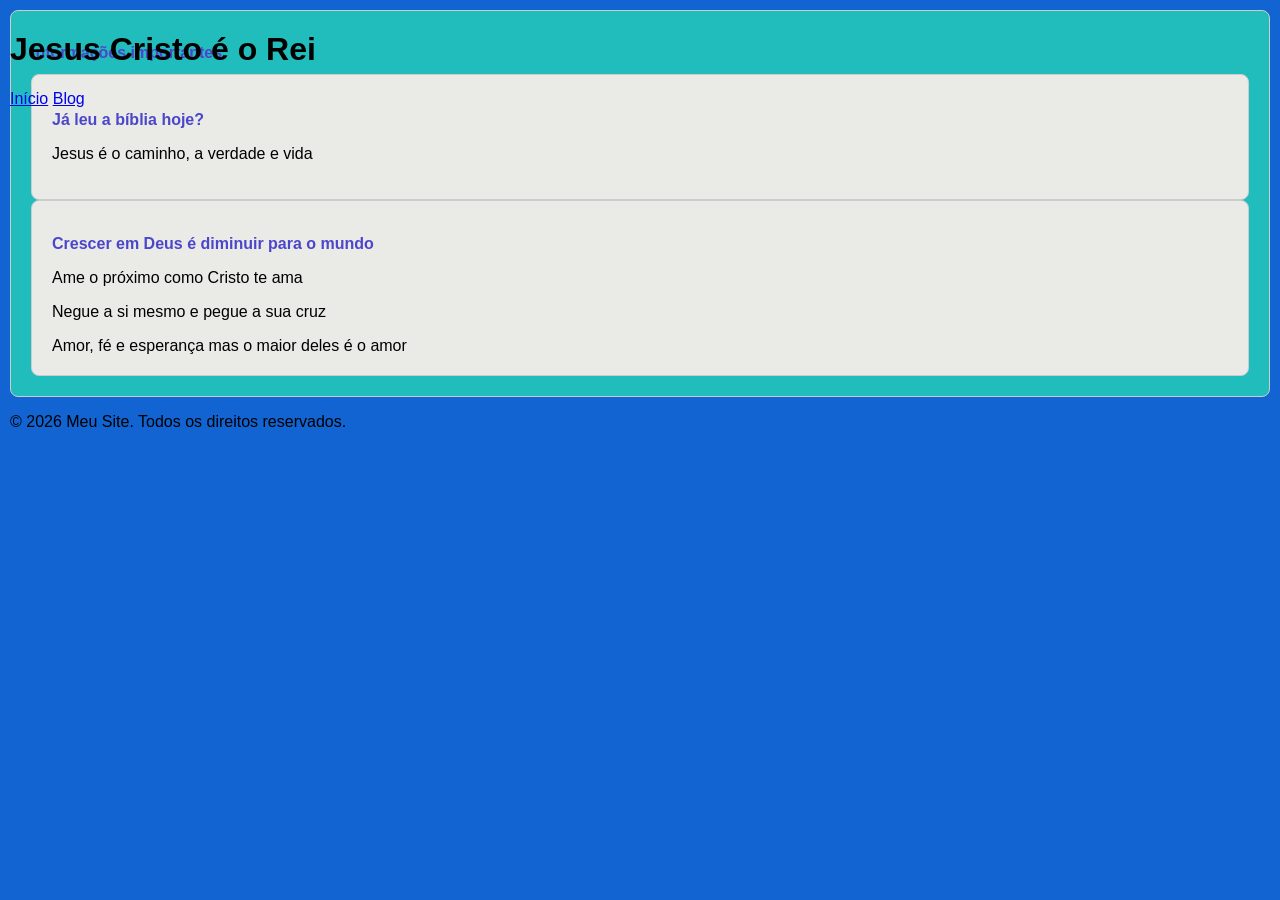
<file: Front-end_para_web/index.html>
<!-- aula 2 -->
<!DOCTYPE html>
<html lang="pt-BR">
    <head>
        <meta charset="UTF-8">
        <title>A Verdade</title>
        <link rel="stylesheet" href="style.css"> 
    </head>
    <body>
        <header>
            <h1>Jesus Cristo é o Rei</h1>
            <nav>
                <a href="#home">Início</a>
                <a href="#blog">Blog</a>
            </nav>
        </header>

        <main>
            <section id="blog">
                <h2>Informações importantes</h2>
                <article>
                    <h3>Já leu a bíblia hoje?</h3>
                    <p>Jesus é o caminho, a verdade e vida</p>
                </article>
                <article class="cartao-perfil">
                    <h2 class="cartao-titulo">Crescer em Deus é diminuir para o mundo </h2>
                    <p class="cartao-subtitulo">Ame o próximo como Cristo te ama 
                    </p>
                    <p class="cartao-descricao">Negue a si mesmo e pegue a sua cruz 
                    </p>    
                    <div class="cartao-status">Amor, fé e esperança mas o maior deles é o amor 
                    </div>    
                    
                </article>
            </section>
        </main>

        <footer>
            <p>©️ 2026 Meu Site. Todos os direitos reservados.</p>
        </footer>
    </body>
</html>
</file>
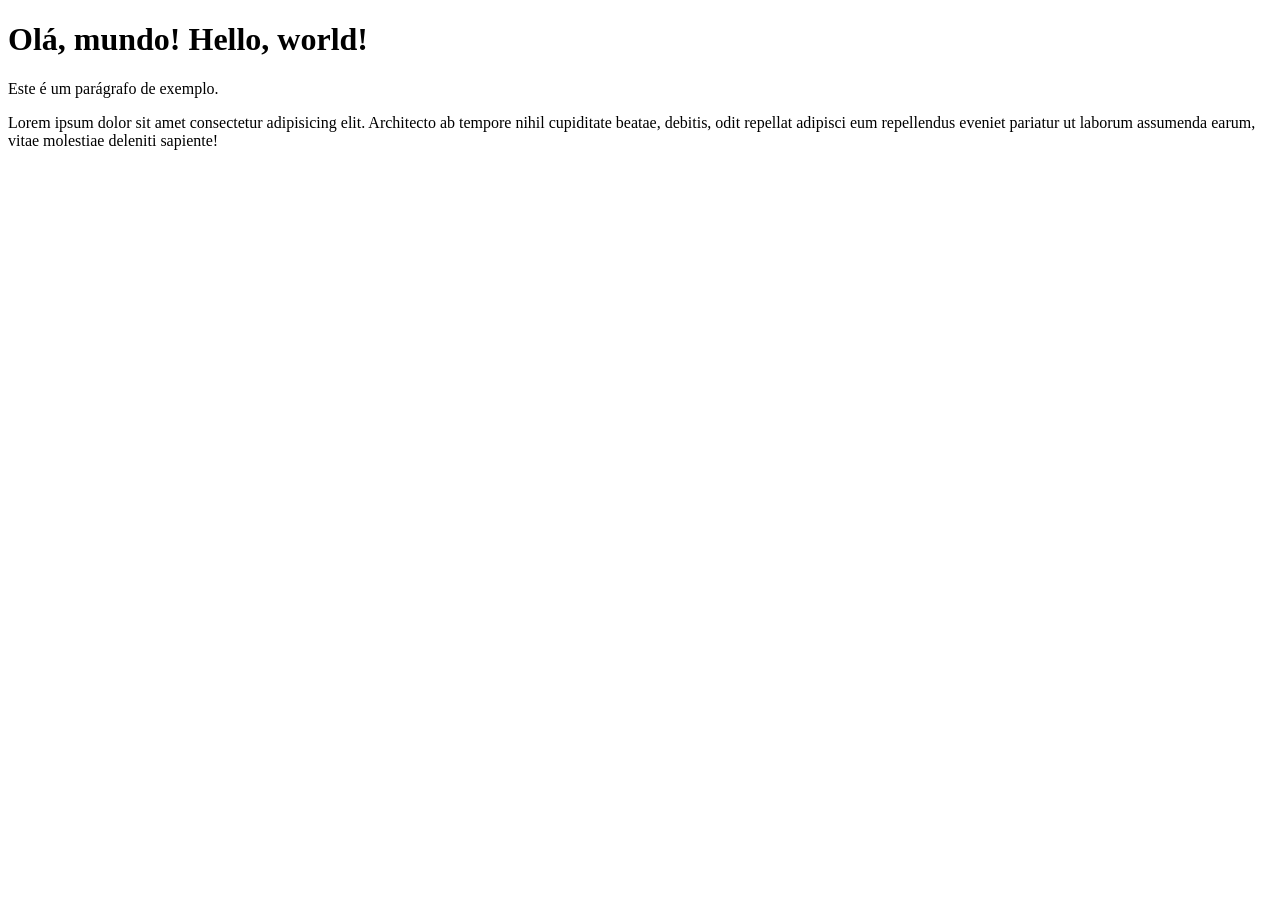
<file: Front-end_para_web/aula_1.html>
<!-- Declaração da versão HTML5 para o navegador -->
<!DOCTYPE html>
<!-- Elemento raiz com definição do idioma -->
<html lang="pt-br">
<!-- ínio da seção de configurações e metadados (não visível na página) -->
<head>
    <!-- Define a codificação ára siporte correto a acentuação -->
    <meta charset="UTF-8">
    <!-- Configura a escala da tela para dispositivos móveis  -->
    <meta name="viewport" content="width=device-width, initial-scale=1.0">
    <!-- Título exibido na aba do navegador -->
    <title>Document</title>
</head>

<!-- Início da seção do conteúdo visível  -->
<body>
<!-- Texto que será efetivamente exibido na tela para o usuário -->
    <h1>Olá, mundo!
        Hello, world!
    </h1>
    <!-- Conteúdo visível estruturado no corpo do cocumento -->
     <p>Este é um parágrafo de exemplo.</p>
     <p>Lorem ipsum dolor sit amet consectetur adipisicing elit. Architecto ab tempore nihil cupiditate beatae, debitis, odit repellat adipisci eum repellendus eveniet pariatur ut laborum assumenda earum, vitae molestiae deleniti sapiente!</p>
        
</body>
 <!-- Fim da seção do conteúdo visível   -->
</html>

<!-- Fechamento do elemento raiz  -->
</file>
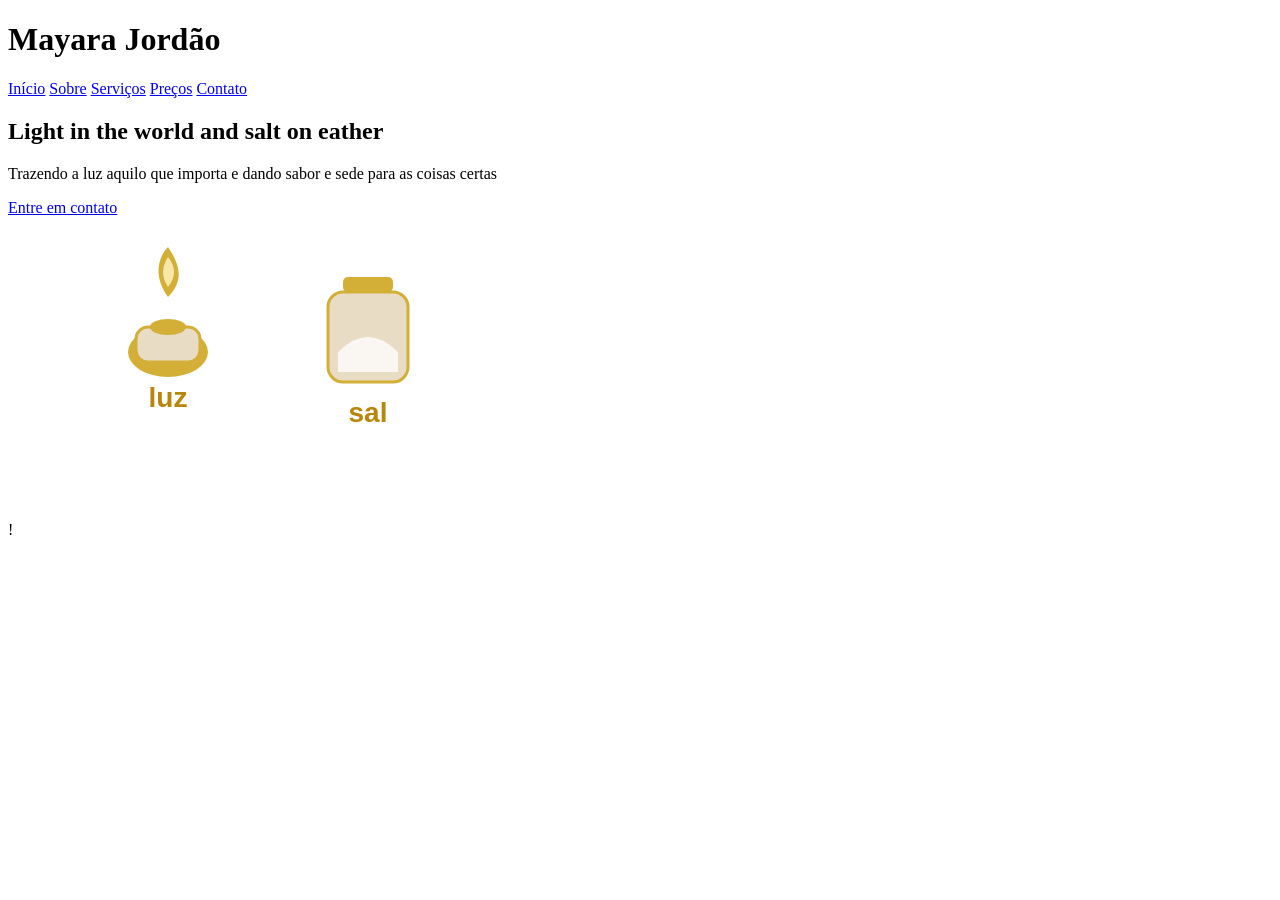
<file: Front-end_para_web/docs_Mayara.html>
<!DOCTYPE html>
<html lang="pt-BR">
<head>
    <meta charset="UTF-8">
    <meta name="viewport" content="width=device-width, initial-scale=1.0">
    <title>Document</title>
</head>
<body>
    <header>
        <h1> Mayara Jordão</h1>
        <nav> 
            <a href="#inicio"> Início</a>
            <a href="#sobre">Sobre</a>
            <a href="servicos">Serviços</a>
            <a href="precos">Preços</a>
            <a href="contato"> Contato</a>
        </nav>
    </header>
    <main>
        <section id="inicio" class="banner">
            <div class="conteudo">
                <div class="banner-texto">
                    <h1>Light in the world and salt on eather</h1>
                    <p>Trazendo a luz aquilo que importa e dando sabor e sede para as coisas certas </p>
                    <a class="botao" href="#contato">Entre em contato</a>
                </div>
                <div class="banner-imagens">
                    <img src="/Front-end_para_web/assets/luzesal.svg" alt="lamparina, uma luz e um pote de sal"> 
            </div>
            </div>
        </section>
    </main>
    
</body>
</html>
!
</file>
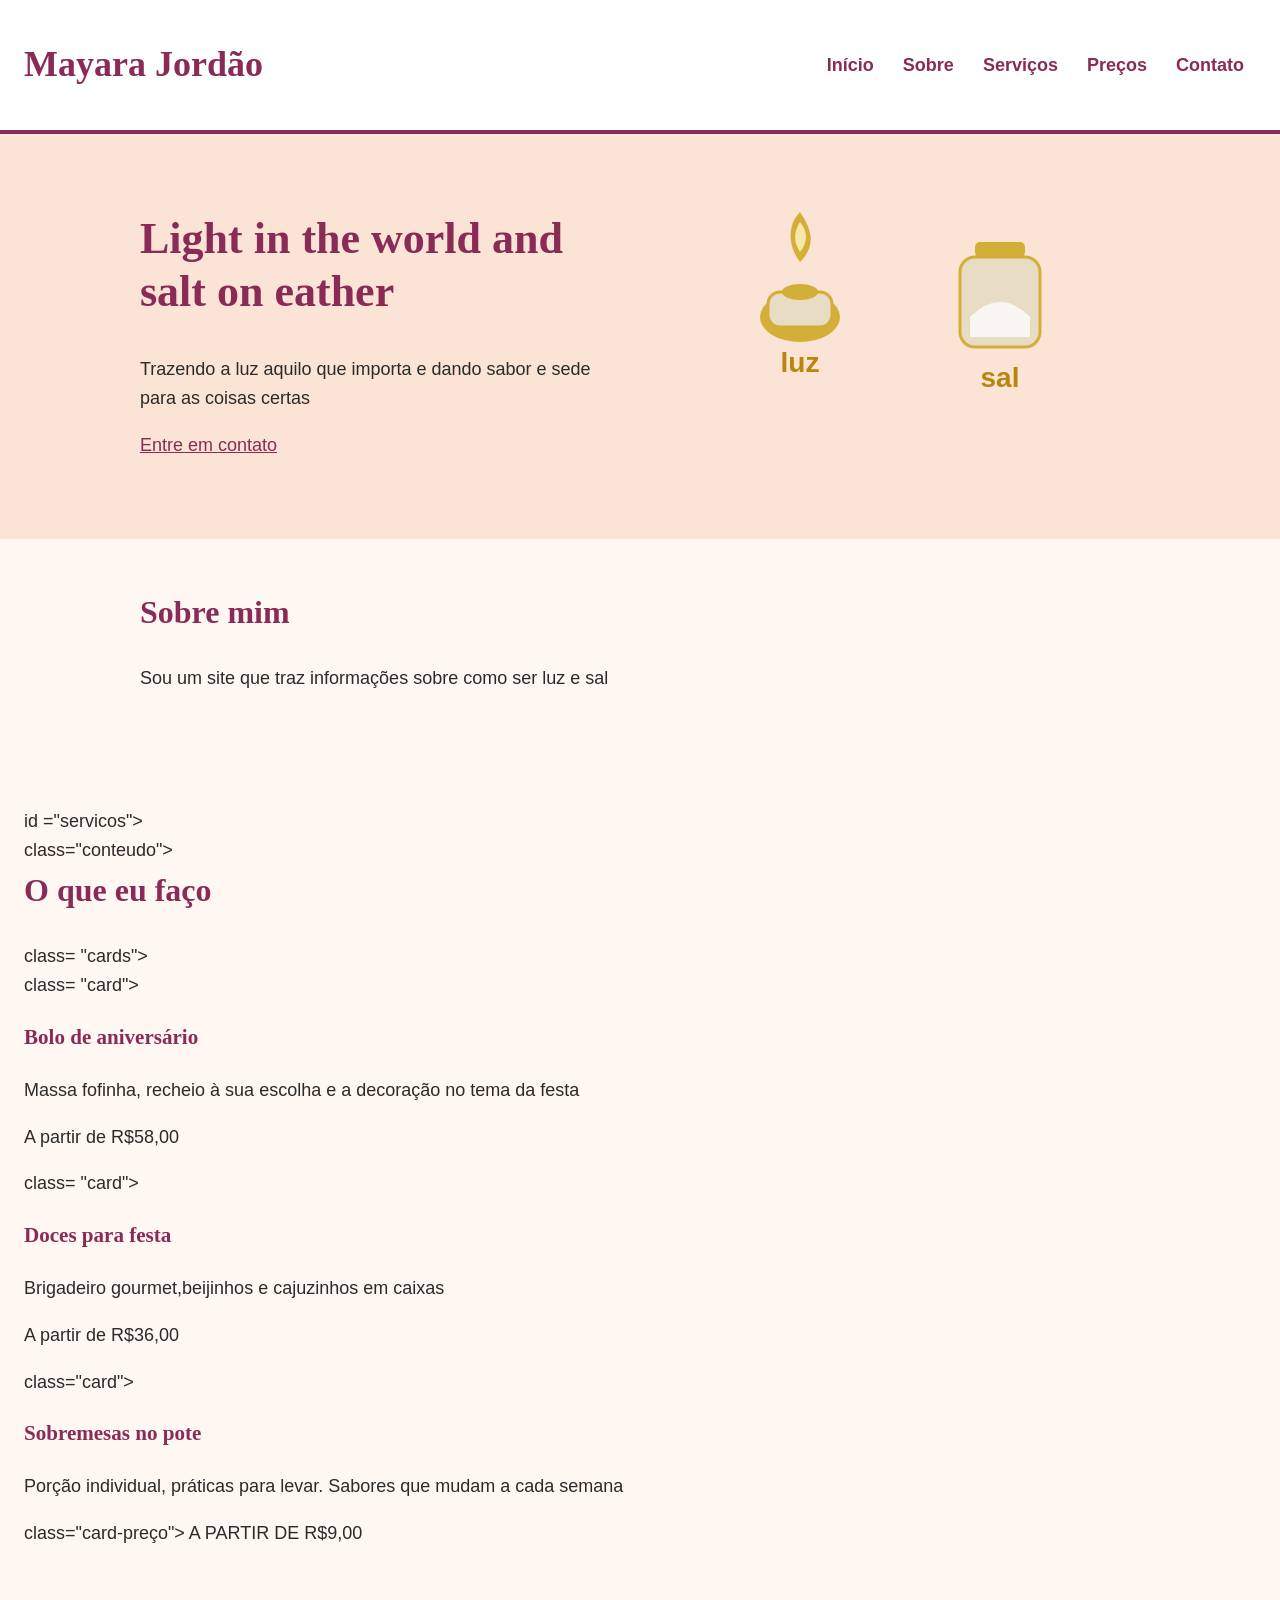
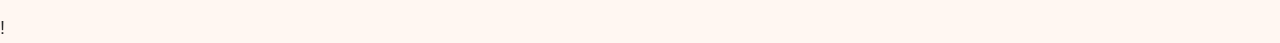
<file: Front-end_para_web/Mayara.html>
<!DOCTYPE html>
<html lang="pt-BR">
<head>
    <meta charset="UTF-8">
    <meta name="viewport" content="width=device-width, initial-scale=1.0">
    <title>Document</title>
    <link rel="stylesheet" href="style2.css" >
</head>
<body>
    <header>
        <h1> Mayara Jordão</h1>
        <nav> 
            <a href="#inicio"> Início</a>
            <a href="#sobre">Sobre</a>
            <a href="servicos">Serviços</a>
            <a href="precos">Preços</a>
            <a href="contato"> Contato</a>
        </nav>
    </header>
    <main>
        <section id="inicio" class="banner">
            <div class="conteudo">
                <div class="banner-texto">
                    <h1>Light in the world and salt on eather</h1>
                    <p>Trazendo a luz aquilo que importa e dando sabor e sede para as coisas certas </p>
                    <a class="botao" href="#contato">Entre em contato</a>
                </div>
                <div class="banner-imagens">
                    <img src="/Front-end_para_web/assets/luzesal.svg" alt="lamparina, uma luz e um pote de sal"> 
                </div>
            </div>
        </section>
        <section id="sobre">
            <div class="conteudo">
                <h2>Sobre mim</h2>
                <p>
                    Sou um site que traz informações sobre como ser luz e sal
                </p>
            </div>
        </section>
        <section> id ="servicos">
            <div> class="conteudo">
                <h2> O que eu faço</h2>
                <div> class= "cards">
                    <article> class= "card">
                        <h3> Bolo de aniversário</h3>
                        <p> Massa fofinha, recheio à sua escolha e a decoração no tema da festa</p>
                        <p class="card-preço"> A partir de R$58,00</p>
                    </article>
                    <article> class= "card">
                        <h3>Doces para festa</h3>
                        <p>Brigadeiro gourmet,beijinhos e cajuzinhos em caixas</p>
                        <p class="card-preço"> A partir de R$36,00</p>
                    </article>
                    <article> class="card">
                        <h3> Sobremesas no pote</h3>
                        <p>Porção individual, práticas para levar. Sabores que mudam a cada semana </p>
                        <p> class="card-preço"> A PARTIR DE R$9,00</p>
                    </article>
                </div>
            </div>
        </section>
    </main>
    
</body>
</html>
!
</file>
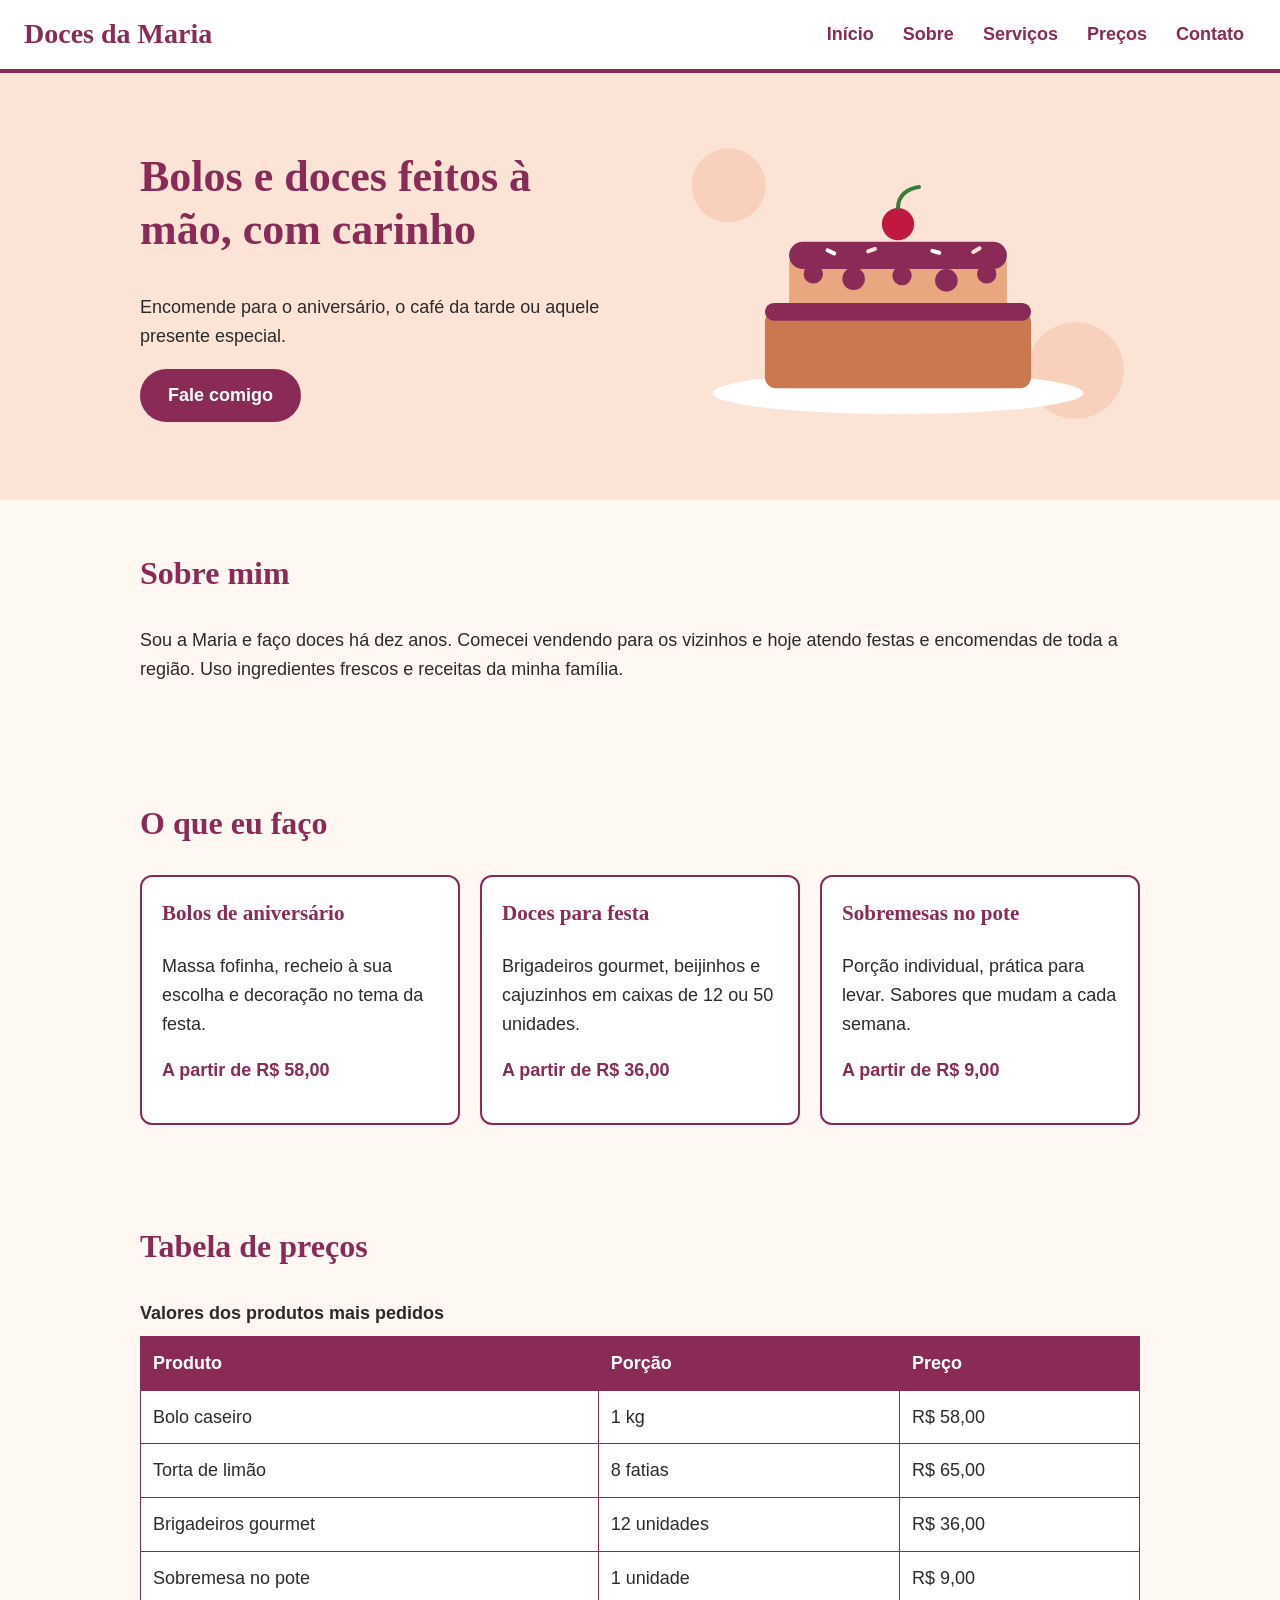
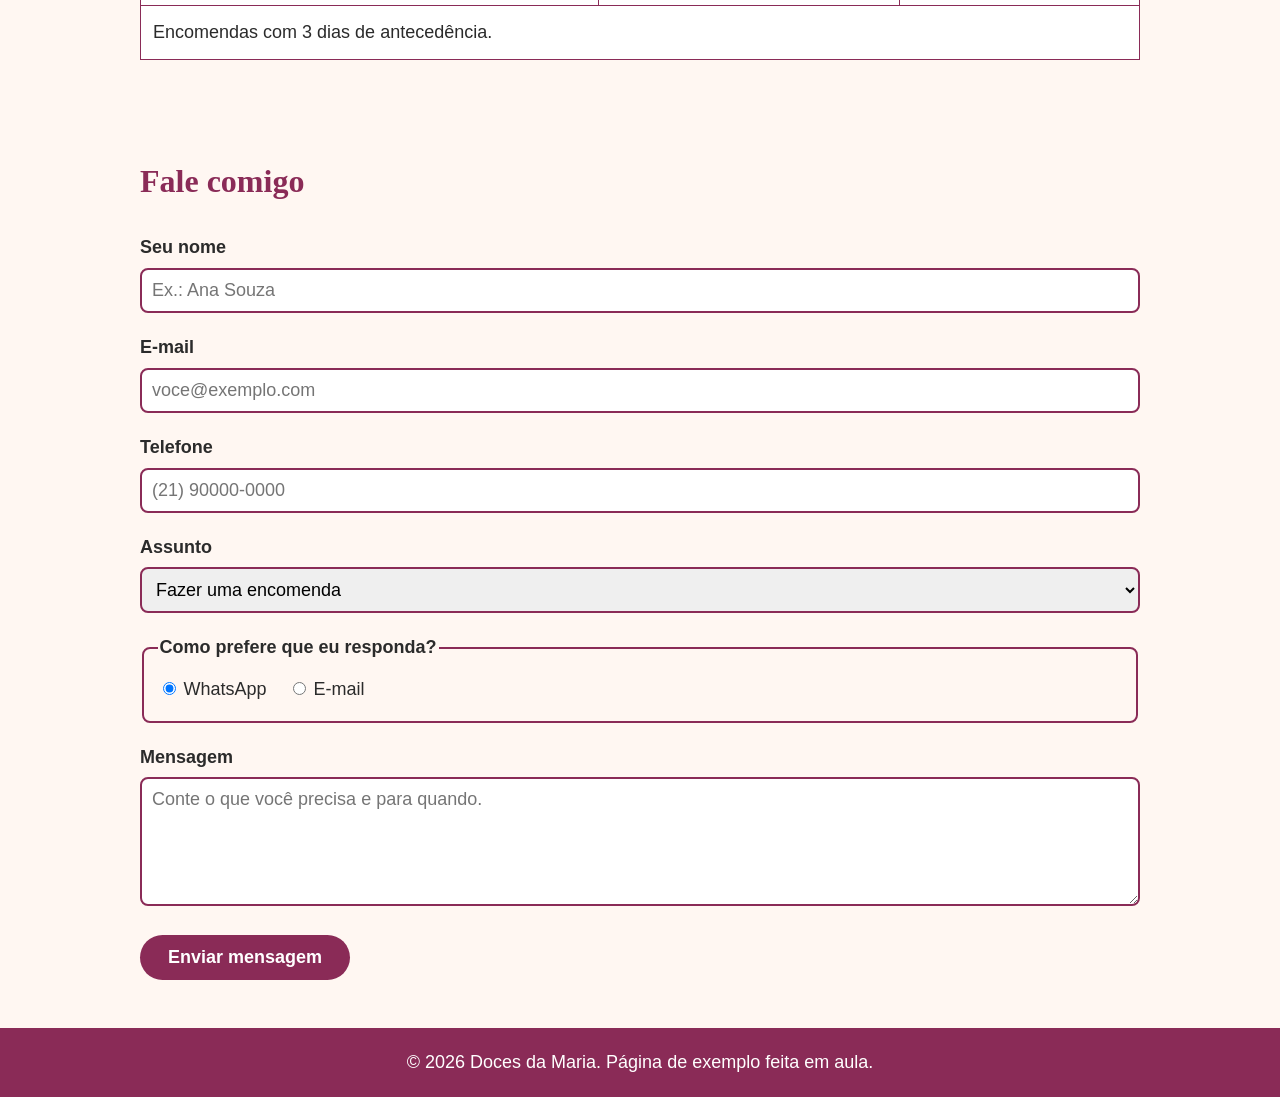
<file: Front-end_para_web/pagina-modelo-doces-da-maria.html>
<!DOCTYPE html>
<html lang="pt-BR" xmlns:mso="urn:schemas-microsoft-com:office:office" xmlns:msdt="uuid:C2F41010-65B3-11d1-A29F-00AA00C14882">
<head>
    <meta charset="UTF-8">
    <!-- AULA 8: esta linha faz a página se ajustar à tela do celular -->
    <meta name="viewport" content="width=device-width, initial-scale=1.0">
    <title>Doces da Maria | Confeitaria artesanal</title>

    <!--
        PÁGINA-MODELO: o objetivo final das alunas na aula 9.
        Negócio fictício, só para mostrar o resultado. Cada aluna cria a página do seu próprio tema.

        Para ficar igual ao que se ensina em aula:
        1. Copie tudo o que está dentro da tag <style> para um arquivo chamado style.css.
        2. Apague a tag <style> e coloque no lugar:
           <link rel="stylesheet" href="style.css">
        3. Salve a imagem do banner numa pasta assets e troque o src da imagem
           por assets/bolo.jpg (o endereço longo que começa com "data:" é só para
           este arquivo funcionar sozinho).
    -->
    <style>
        /* ---------- AULA 5: tags (cores e fonte da página) ---------- */
        body {
            margin: 0;
            font-family: Arial, Helvetica, sans-serif;
            font-size: 18px;
            line-height: 1.6;
            color: #2b2b2b;
            background-color: #fff7f2;
        }

        h1, h2, h3, .logo {
            font-family: Georgia, "Times New Roman", serif;
            color: #8a2b57;
        }

        h2 {
            font-size: 32px;
            margin-top: 0;
        }

        a {
            color: #8a2b57;
        }

        img {
            max-width: 100%;   /* a imagem nunca passa da largura da tela */
            height: auto;
        }

        section {
            padding: 48px 24px;
        }

        /* guarda o conteúdo num bloco centralizado */
        .conteudo {
            max-width: 1000px;
            margin: 0 auto;
        }

        /* ---------- AULA 5: classes do topo e do banner ---------- */
        header {
            background-color: #ffffff;
            border-bottom: 4px solid #8a2b57;
            padding: 12px 24px;
            display: flex;
            flex-wrap: wrap;
            justify-content: space-between;
            align-items: center;
            gap: 8px;
        }

        .logo {
            font-size: 28px;
            font-weight: bold;
            margin: 0;
        }

        nav a {
            display: inline-block;
            padding: 8px 12px;
            text-decoration: none;
            font-weight: bold;
        }

        nav a:hover {
            background-color: #8a2b57;
            color: #ffffff;
        }

        .banner {
            background-color: #fbe3d6;
        }

        .banner .conteudo {
            display: flex;
            flex-wrap: wrap;
            align-items: center;
            gap: 32px;
        }

        .banner-texto {
            flex: 1 1 320px;
        }

        .banner-imagem {
            flex: 1 1 320px;
        }

        .banner h1 {
            font-size: 44px;
            line-height: 1.2;
            margin-top: 0;
        }

        /* ---------- AULA 6: botão e cards (classes) ---------- */
        .botao {
            display: inline-block;
            background-color: #8a2b57;
            color: #ffffff;
            padding: 12px 28px;
            border-radius: 30px;
            text-decoration: none;
            font-weight: bold;
            border: none;
            font-size: 18px;
            cursor: pointer;
        }

        .botao:hover {
            background-color: #5e1a3b;
        }

        .cards {
            display: flex;
            flex-wrap: wrap;
            gap: 20px;
        }

        .card {
            flex: 1 1 250px;
            background-color: #ffffff;
            border: 2px solid #8a2b57;
            border-radius: 12px;
            padding: 20px;
        }

        .card h3 {
            margin-top: 0;
        }

        .card-preco {
            font-weight: bold;
            color: #8a2b57;
        }

        /* ---------- AULA 6: tabela de preços ---------- */
        .tabela {
            width: 100%;
            border-collapse: collapse;
            background-color: #ffffff;
        }

        .tabela th {
            background-color: #8a2b57;
            color: #ffffff;
            text-align: left;
        }

        .tabela th,
        .tabela td {
            padding: 12px;
            border: 1px solid #8a2b57;
        }

        .tabela td:last-child {
            white-space: nowrap;   /* o preço não quebra de linha */
        }

        .tabela tbody tr:hover {
            background-color: #fbe3d6;
        }

        .tabela caption {
            text-align: left;
            padding-bottom: 8px;
            font-weight: bold;
        }

        /* ---------- AULA 7: formulário ---------- */
        .campo {
            margin-bottom: 20px;
        }

        .campo label,
        legend {
            display: block;
            font-weight: bold;
            margin-bottom: 6px;
        }

        .campo input[type="text"],
        .campo input[type="email"],
        .campo input[type="tel"],
        .campo select,
        .campo textarea {
            width: 100%;
            box-sizing: border-box;
            padding: 10px;
            font-size: 18px;
            border: 2px solid #8a2b57;
            border-radius: 8px;
            font-family: Arial, Helvetica, sans-serif;
        }

        fieldset {
            border: 2px solid #8a2b57;
            border-radius: 8px;
        }

        .campo label.opcao {
            display: inline-block;
            font-weight: normal;
            margin-right: 16px;
        }

        /* contorno visível para quem navega só com a tecla Tab */
        a:focus,
        input:focus,
        select:focus,
        textarea:focus,
        button:focus {
            outline: 4px solid #1b4dd8;
            outline-offset: 2px;
        }

        /* ---------- rodapé ---------- */
        footer {
            background-color: #8a2b57;
            color: #ffffff;
            text-align: center;
            padding: 20px 24px;
        }

        footer p {
            margin: 0;
        }

        /* ---------- AULA 8: responsivo (telas até 700 px) ---------- */
        @media (max-width: 700px) {
            body {
                font-size: 17px;
            }

            .banner h1 {
                font-size: 34px;
            }

            h2 {
                font-size: 28px;
            }

            section {
                padding: 32px 16px;
            }

            .tabela th,
            .tabela td {
                padding: 8px;
            }
        }
    </style>

<!--[if gte mso 9]><xml>
<mso:CustomDocumentProperties>
<mso:_ApprovalStatus msdt:dt="string">0</mso:_ApprovalStatus>
<mso:_ApprovalAssignedTo msdt:dt="string"></mso:_ApprovalAssignedTo>
<mso:_ApprovalRespondedBy msdt:dt="string"></mso:_ApprovalRespondedBy>
</mso:CustomDocumentProperties>
</xml><![endif]-->
</head>
<body>

    <!-- AULA 5: topo com menu (links de âncora) -->
    <header>
        <p class="logo">Doces da Maria</p>
        <nav aria-label="Menu principal">
            <a href="#inicio">Início</a>
            <a href="#sobre">Sobre</a>
            <a href="#servicos">Serviços</a>
            <a href="#precos">Preços</a>
            <a href="#contato">Contato</a>
        </nav>
    </header>

    <main>
        <!-- AULA 5: banner com imagem -->
        <section id="inicio" class="banner">
            <div class="conteudo">
                <div class="banner-texto">
                    <h1>Bolos e doces feitos à mão, com carinho</h1>
                    <p>Encomende para o aniversário, o café da tarde ou aquele presente especial.</p>
                    <a class="botao" href="#contato">Fale comigo</a>
                </div>
                <div class="banner-imagem">
                    <img src="[data-uri]"
                         alt="Bolo de camadas com cobertura de framboesa e uma cereja no topo"
                         width="600" height="400">
                </div>
            </div>
        </section>

        <!-- AULA 5: seção Sobre -->
        <section id="sobre">
            <div class="conteudo">
                <h2>Sobre mim</h2>
                <p>
                    Sou a Maria e faço doces há dez anos. Comecei vendendo para os vizinhos
                    e hoje atendo festas e encomendas de toda a região. Uso ingredientes
                    frescos e receitas da minha família.
                </p>
            </div>
        </section>

        <!-- AULA 6: serviços em cards (mesma classe nos três) -->
        <section id="servicos">
            <div class="conteudo">
                <h2>O que eu faço</h2>
                <div class="cards">
                    <article class="card">
                        <h3>Bolos de aniversário</h3>
                        <p>Massa fofinha, recheio à sua escolha e decoração no tema da festa.</p>
                        <p class="card-preco">A partir de R$ 58,00</p>
                    </article>
                    <article class="card">
                        <h3>Doces para festa</h3>
                        <p>Brigadeiros gourmet, beijinhos e cajuzinhos em caixas de 12 ou 50 unidades.</p>
                        <p class="card-preco">A partir de R$ 36,00</p>
                    </article>
                    <article class="card">
                        <h3>Sobremesas no pote</h3>
                        <p>Porção individual, prática para levar. Sabores que mudam a cada semana.</p>
                        <p class="card-preco">A partir de R$ 9,00</p>
                    </article>
                </div>
            </div>
        </section>

        <!-- AULA 6: tabela de preços -->
        <section id="precos">
            <div class="conteudo">
                <h2>Tabela de preços</h2>
                <table class="tabela">
                    <caption>Valores dos produtos mais pedidos</caption>
                    <thead>
                        <tr>
                            <th scope="col">Produto</th>
                            <th scope="col">Porção</th>
                            <th scope="col">Preço</th>
                        </tr>
                    </thead>
                    <tbody>
                        <tr>
                            <td>Bolo caseiro</td>
                            <td>1 kg</td>
                            <td>R$ 58,00</td>
                        </tr>
                        <tr>
                            <td>Torta de limão</td>
                            <td>8 fatias</td>
                            <td>R$ 65,00</td>
                        </tr>
                        <tr>
                            <td>Brigadeiros gourmet</td>
                            <td>12 unidades</td>
                            <td>R$ 36,00</td>
                        </tr>
                        <tr>
                            <td>Sobremesa no pote</td>
                            <td>1 unidade</td>
                            <td>R$ 9,00</td>
                        </tr>
                    </tbody>
                    <tfoot>
                        <tr>
                            <td colspan="3">Encomendas com 3 dias de antecedência.</td>
                        </tr>
                    </tfoot>
                </table>
            </div>
        </section>

        <!-- AULA 7: formulário de contato (só a parte visual, não envia nada) -->
        <section id="contato">
            <div class="conteudo">
                <h2>Fale comigo</h2>
                <form action="#" method="get">
                    <div class="campo">
                        <label for="nome">Seu nome</label>
                        <input type="text" id="nome" name="nome" placeholder="Ex.: Ana Souza" required>
                    </div>

                    <div class="campo">
                        <label for="email">E-mail</label>
                        <input type="email" id="email" name="email" placeholder="voce@exemplo.com" required>
                    </div>

                    <div class="campo">
                        <label for="telefone">Telefone</label>
                        <input type="tel" id="telefone" name="telefone" placeholder="(21) 90000-0000">
                    </div>

                    <div class="campo">
                        <label for="assunto">Assunto</label>
                        <select id="assunto" name="assunto">
                            <option value="encomenda">Fazer uma encomenda</option>
                            <option value="orcamento">Pedir um orçamento</option>
                            <option value="duvida">Tirar uma dúvida</option>
                        </select>
                    </div>

                    <fieldset class="campo">
                        <legend>Como prefere que eu responda?</legend>
                        <label class="opcao"><input type="radio" name="resposta" value="whatsapp" checked> WhatsApp</label>
                        <label class="opcao"><input type="radio" name="resposta" value="email"> E-mail</label>
                    </fieldset>

                    <div class="campo">
                        <label for="mensagem">Mensagem</label>
                        <textarea id="mensagem" name="mensagem" rows="5" placeholder="Conte o que você precisa e para quando."></textarea>
                    </div>

                    <button type="submit" class="botao">Enviar mensagem</button>
                </form>
            </div>
        </section>
    </main>

    <footer>
        <p>© 2026 Doces da Maria. Página de exemplo feita em aula.</p>
    </footer>

</body>
</html>
</file>
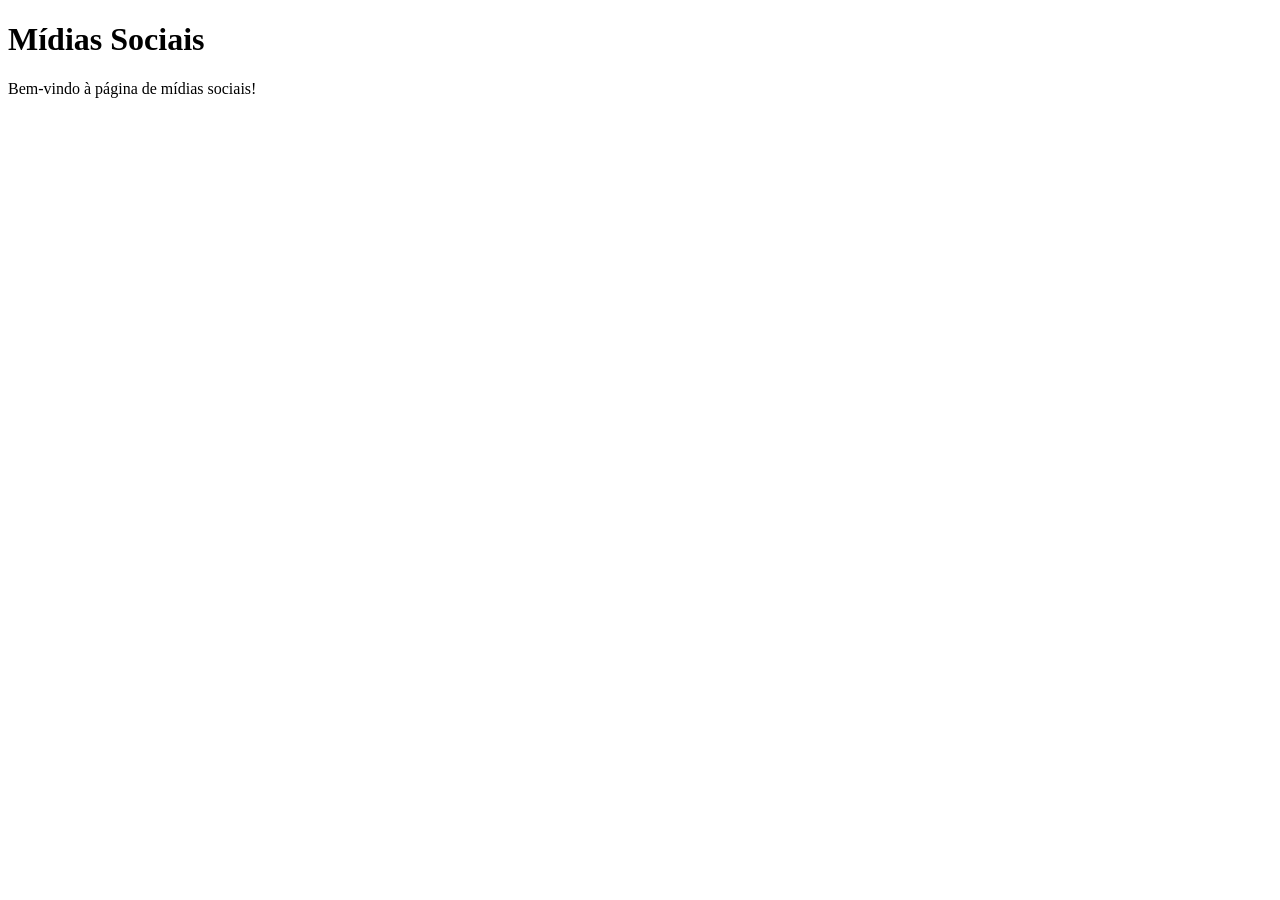
<file: revisão/aula_1.html>
<!DOCTYPE html>
<html lang="pt-BR">
<head>
    <meta charset="UTF-8">
    <meta name="viewport" content="width=device-width, initial-scale=1.0">
    <title>Mayara</title>
</head>
<body>
    <h1> Mídias Sociais</h1>
    <p>Bem-vindo à página de mídias sociais!</p>
</body>
</html>
</file>
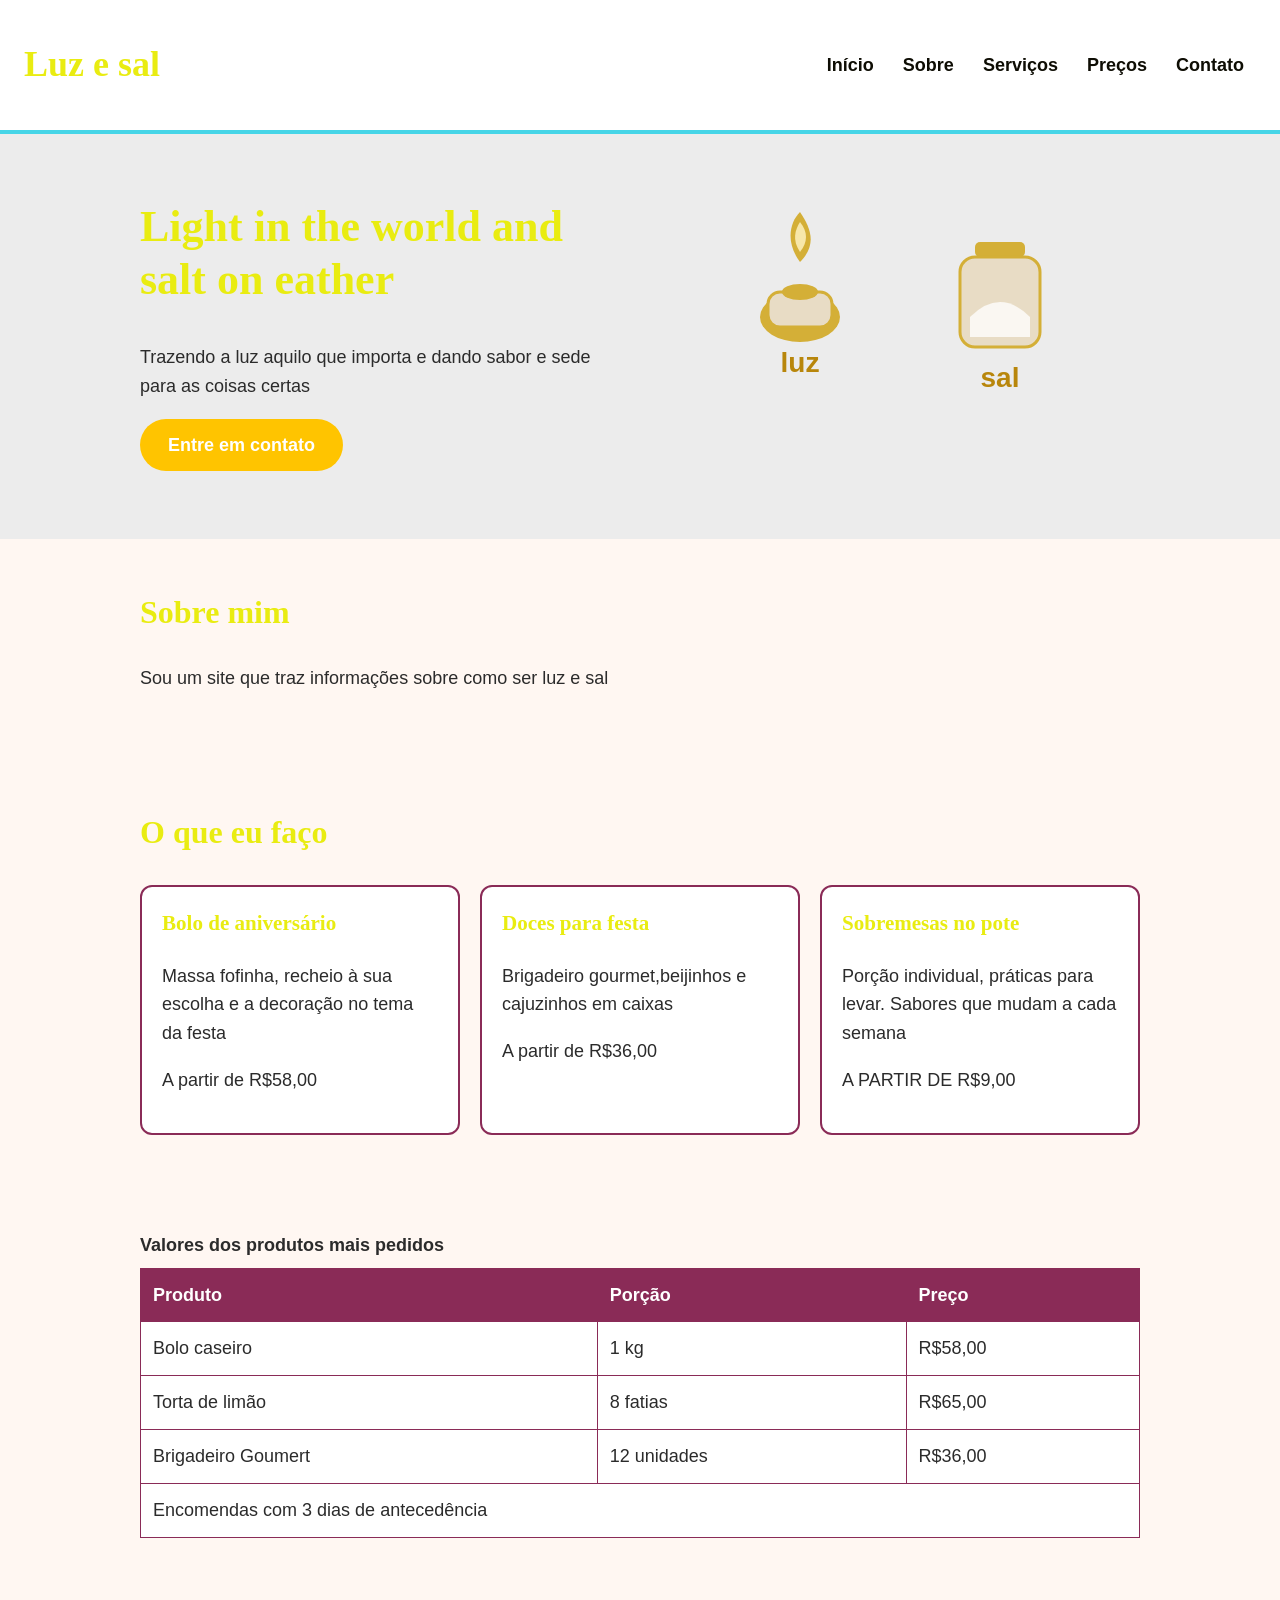
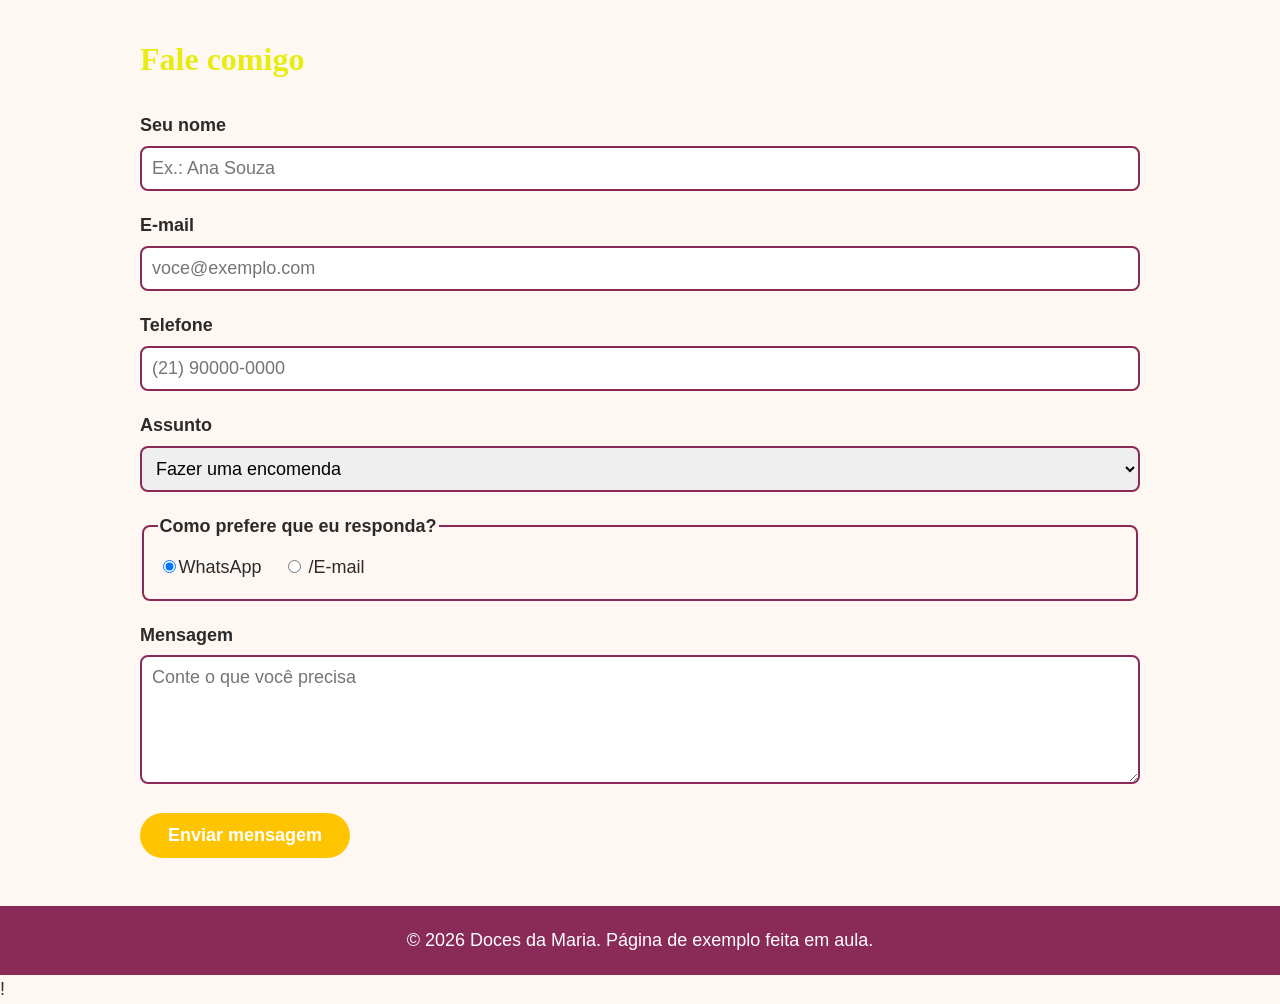
<file: Front-end_para_web/aula_5_doces.html/Mayara.html>
<!DOCTYPE html>
<html lang="pt-BR">
<head>
    <meta charset="UTF-8">
    <meta name="viewport" content="width=device-width, initial-scale=1.0">
    <title>Document</title>
    <link rel="stylesheet" href="style2.css" >
</head>
<body>
    <header>
        <h1> Luz e sal</h1>
        <nav> 
            <a href="#inicio"> Início</a>
            <a href="#sobre">Sobre</a>
            <a href="servicos">Serviços</a>
            <a href="precos">Preços</a>
            <a href="contato"> Contato</a>
        </nav>
    </header>
    <main>
        <section id="inicio" class="banner">
            <div class="conteudo">
                <div class="banner-texto">
                    <h1>Light in the world and salt on eather</h1>
                    <p>Trazendo a luz aquilo que importa e dando sabor e sede para as coisas certas </p>
                    <a class="botao" href="#contato">Entre em contato</a>
                </div>
                <div class="banner-imagens">
                    <img src="/Front-end_para_web/aula_5_doces.html/assets/luzesal.svg" alt="lamparina, uma luz e um pote de sal"> 
                </div>
            </div>
        </section>
        <section id="sobre">
            <div class="conteudo">
                <h2>Sobre mim</h2>
                <p>
                    Sou um site que traz informações sobre como ser luz e sal
                </p>
            </div>
        </section>
        <section id ="servicos">
            <div class="conteudo">
                <h2> O que eu faço</h2>
                <div class= "cards">
                    <article class= "card">
                        <h3> Bolo de aniversário</h3>
                        <p> Massa fofinha, recheio à sua escolha e a decoração no tema da festa</p>
                        <p class="card-preço"> A partir de R$58,00</p>
                    </article>
                    <article class= "card">
                        <h3>Doces para festa</h3>
                        <p>Brigadeiro gourmet,beijinhos e cajuzinhos em caixas</p>
                        <p class="card-preço"> A partir de R$36,00</p>
                    </article>
                    <article class="card">
                        <h3> Sobremesas no pote</h3>
                        <p>Porção individual, práticas para levar. Sabores que mudam a cada semana </p>
                        <p class="card-preço"> A PARTIR DE R$9,00</p>
                    </article>
                </div>
            </div>
        </section>
        <section id="preços">
            <div class="conteudo">
                <table class="tabela">
                    <caption>Valores dos produtos mais pedidos</caption>
                    <thead>
                        <!-- tr= célula da Linha -->
                        <tr>
                            <!-- th=célula do Cabeçalho -->
                            <th scope="col">Produto</th>
                            <th scope="col">Porção</th>
                            <th scope="col">Preço</th>
                        </tr>
                    </thead>
                    <tbody>
                        <tr>
                            <!-- td=uma célula -->
                            <td>Bolo caseiro</td>
                            <td> 1 kg</td>
                            <td> R$58,00</td>
                        </tr>
                        <tr>
                            <td>Torta de limão</td>
                            <td> 8 fatias</td>
                            <td> R$65,00</td>
                        </tr>
                        <tr>
                            <td>Brigadeiro Goumert</td>
                            <td> 12 unidades</td>
                            <td> R$36,00</td>
                        

                        </tr>
                    </tbody>
                    <tfoot>
                        <tr>
                            <td colspan="3"> Encomendas com 3 dias de antecedência</td>
                        </tr>
                    </tfoot>
                </table>
            </div>
        </section>
        <section id ="contato" >
            <div class="conteudo">
                <h2> Fale comigo</h2>
                <form action="#" method="get">
                    <div class="campo">
                        <label for="nome">Seu nome</label>
                        <input type="text" id="nome" placeholder="Ex.: Ana Souza" required>
                    </div>
                    <div class="campo">
                        <label for="email">E-mail</label>
                        <input type="email" id="email" name="email" placeholder="voce@exemplo.com" required>
                    </div>
                    <div class="campo">
                        <label for="telefone">Telefone</label>
                        <input type="tel" id="telefone" name="telefone" placeholder="(21) 90000-0000">
                    </div>
                    <div class="campo">
                        <label for="assunto">Assunto</label>
                        <select id="assunto" name="assunto">
                            <option value="encomenda"> Fazer uma encomenda</option>
                            <option value="orçamento"> Pedir um orçamento</option>
                            <option value="dúvida"> Tirar um dúvida</option>
                        </select>
                    </div>
                    <fieldset class="campo">
                        <legend> Como prefere que eu responda?</legend>
                        <label class="opcao"><input type="radio" name="resposta" value="whatsapp" checked>WhatsApp</label>
                        <label class="opcao"><input type="radio" name="resposta" value="email"> /E-mail</label>
                    </fieldset>
                    <div class="campo">
                        <label for="mensagem"> Mensagem</label>
                        <textarea id="mensagem" name="mensagem" rows="5" placeholder="Conte o que você precisa"></textarea>
                    </div>
                    
                    <button type="submit" class="botao">Enviar mensagem</button>
                </form>
            </div>
        </section>

    </main>
     <footer>
        <p>© 2026 Doces da Maria. Página de exemplo feita em aula.</p>
    </footer>
    
</body>
</html>
!
</file>
<file: Front-end_para_web/style.css>
/* Criar estilo para a pagina, tais como cores e fontes das letras */
body {
    font-family: 'Arial', sans-serif;
    background-color: #1164d1;
    margin: 5px;
    padding: 5px;
}
header {
    position: fixed;

}
/* Estilo para a seção principal */
section {
    background-color: #21bdbd;
    border: 1px solid #CCCCCC;
    border-radius: 8px;
    padding: 20px;
}
/* Estilo para os artigos */
article {
    background-color: #eaebe7;
    border: 1px solid #CCCCCC;
    border-radius: 8px;
    padding: 20px;
}
/* Estilo para os artigos e títulos */
h2, h3 {
/* Toda vez que precisar trocar a cor do texto, declare a tag que contenha o texto que vai 
trocar de cor e chame argumento color */
    color: #4c46cb;
    font-family: 'Arial', sans-serif;
    font-size: 16px;
    margin-bottom: 12px;
}
.content {
    display: flex;
    flex-direction: column;
    align-items: center;
    justify-content: center;
    padding: 20px;
}
</file>
<file: Front-end_para_web/style2.css>
/* ---------- AULA 5: tags (cores e fonte da página) ---------- */
        body {
            margin: 0;
            font-family: Arial, Helvetica, sans-serif;
            font-size: 18px;
            line-height: 1.6;
            color: #2b2b2b;
            background-color: #fff7f2;
        }

        h1, h2, h3, .logo {
            font-family: Georgia, "Times New Roman", serif;
            color: #8a2b57;
        }

        h2 {
            font-size: 32px;
            margin-top: 0;
        }

        a {
            color: #8a2b57;
        }

        img {
            max-width: 100%;   /* a imagem nunca passa da largura da tela */
            height: auto;
        }

        section {
            padding: 48px 24px;
        }

        /* guarda o conteúdo num bloco centralizado */
        .conteudo {
            max-width: 1000px;
            margin: 0 auto;
        }

        /* ---------- AULA 5: classes do topo e do banner ---------- */
        header {
            background-color: #ffffff;
            border-bottom: 4px solid #8a2b57;
            padding: 12px 24px;
            display: flex;
            flex-wrap: wrap;
            justify-content: space-between;
            align-items: center;
            gap: 8px;
        }

        .logo {
            font-size: 28px;
            font-weight: bold;
            margin: 0;
        }

        nav a {
            display: inline-block;
            padding: 8px 12px;
            text-decoration: none;
            font-weight: bold;
        }

        nav a:hover {
            background-color: #8a2b57;
            color: #ffffff;
        }

        .banner {
            background-color: #fbe3d6;
        }

        .banner .conteudo {
            display: flex;
            flex-wrap: wrap;
            align-items: center;
            gap: 32px;
        }

        .banner-texto {
            flex: 1 1 320px;
        }

        .banner-imagem {
            flex: 1 1 320px;
        }

        .banner h1 {
            font-size: 44px;
            line-height: 1.2;
            margin-top: 0;
        }
</file>
<file: Front-end_para_web/aula_5_doces.html/style2.css>
/* ---------- AULA 5: tags (cores e fonte da página) ---------- */
body {
    margin: 0;
    font-family: Arial, Helvetica, sans-serif;
    font-size: 18px;
    line-height: 1.6;
    color: #2b2b2b;
    background-color: #fff7f2;
}

h1,
h2,
h3,
.logo {
    font-family: Georgia, "Times New Roman", serif;
    color: #e9ec11;
}

h2 {
    font-size: 32px;
    margin-top: 0;
}

a {
    color: #0e0d04;
}

img {
    max-width: 100%;
    /* a imagem nunca passa da largura da tela */
    height: auto;
}

section {
    padding: 48px 24px;
}

/* guarda o conteúdo num bloco centralizado */
.conteudo {
    max-width: 1000px;
    margin: 0 auto;
}

/* ---------- AULA 5: classes do topo e do banner ---------- */
header {
    background-color: #ffffff;
    border-bottom: 4px solid #47d5e7;
    padding: 12px 24px;
    display: flex;
    flex-wrap: wrap;
    justify-content: space-between;
    align-items: center;
    gap: 8px;
}

.logo {
    font-size: 28px;
    font-weight: bold;
    margin: 0;
}

nav a {
    display: inline-block;
    padding: 8px 12px;
    text-decoration: none;
    font-weight: bold;
}

nav a:hover {
    background-color: #f3e522;
    color: #ececec;
}

.banner {
    background-color: #ececec;
}

.banner .conteudo {
    display: flex;
    flex-wrap: wrap;
    align-items: center;
    gap: 32px;
}

.banner-texto {
    flex: 1 1 320px;
}

.banner-imagem {
    flex: 1 1 320px;
}

.banner h1 {
    font-size: 44px;
    line-height: 1.2;
    margin-top: 0;
}

/* ---------- AULA 6: tabela de preços ---------- */
.botao {
    display: inline-block;
    background-color: #ffc400;
    color: #ffffff;
    padding: 12px 28px;
    border-radius: 30px;
    text-decoration: none;
    font-weight: bold;
    border: none;
    font-size: 18px;
    cursor: pointer;
}

.botao:hover {
    background-color: #5e1a3b;
}

.cards {
    display: flex;
    flex-wrap: wrap;
    gap: 20px;
}

.card {
    flex: 1 1 250px;
    background-color: #ffffff;
    border: 2px solid #8a2b57;
    border-radius: 12px;
    padding: 20px;
}

.card h3 {
    margin-top: 0;
}

.card-preco {
    font-weight: bold;
    color: #8a2b57;
}

/* ---------- AULA 6: tabela de preços ---------- */
.tabela {
    width: 100%;
    border-collapse: collapse;
    background-color: #ffffff;
}

.tabela th {
    background-color: #8a2b57;
    color: #ffffff;
    text-align: left;
}

.tabela th,
.tabela td {
    padding: 12px;
    border: 1px solid #8a2b57;
}

.tabela td:last-child {
    white-space: nowrap;
    /* o preço não quebra de linha */
}

.tabela tbody tr:hover {
    background-color: #fbe3d6;
}

.tabela caption {
    text-align: left;
    padding-bottom: 8px;
    font-weight: bold;
}

/* ---------- AULA 7: formulário ---------- */
.campo {
    margin-bottom: 20px;
}

.campo label,
legend {
    display: block;
    font-weight: bold;
    margin-bottom: 6px;
}

.campo input[type="text"],
.campo input[type="email"],
.campo input[type="tel"],
.campo select,
.campo textarea {
    width: 100%;
    box-sizing: border-box;
    padding: 10px;
    font-size: 18px;
    border: 2px solid #8a2b57;
    border-radius: 8px;
    font-family: Arial, Helvetica, sans-serif;
}

fieldset {
    border: 2px solid #8a2b57;
    border-radius: 8px;
}

.campo label.opcao {
    display: inline-block;
    font-weight: normal;
    margin-right: 16px;
}

/* contorno visível para quem navega só com a tecla Tab */
a:focus,
input:focus,
select:focus,
textarea:focus,
button:focus {
    outline: 4px solid #1b4dd8;
    outline-offset: 2px;
}

/* ---------- rodapé ---------- */
footer {
    background-color: #8a2b57;
    color: #ffffff;
    text-align: center;
    padding: 20px 24px;
}

footer p {
    margin: 0;
}

/* ---------- AULA 8: responsivo (telas até 700 px) ---------- */
@media (max-width: 700px) {
    body {
        font-size: 17px;
    }

    .banner h1 {
        font-size: 34px;
    }

    h2 {
        font-size: 28px;
    }

    section {
        padding: 32px 16px;
    }

    .tabela th,
    .tabela td {
        padding: 8px;
    }
}
</file>
